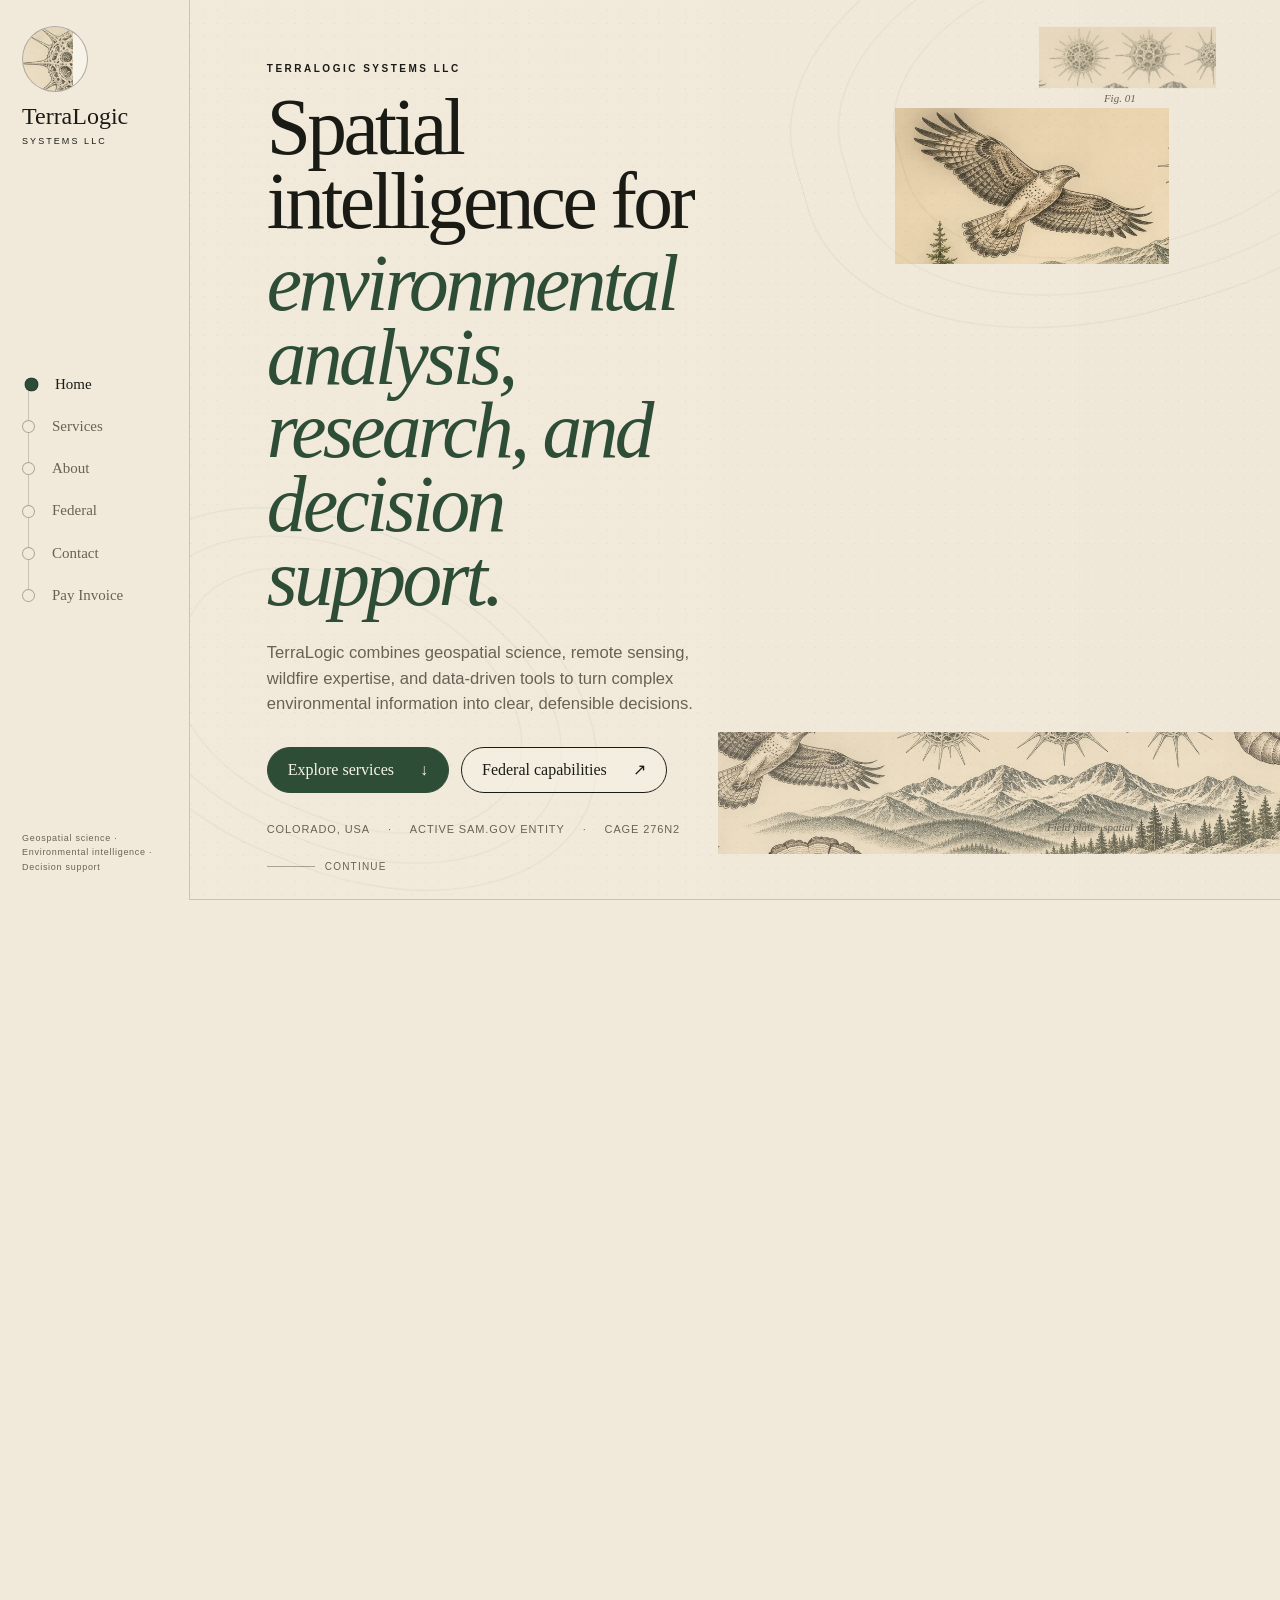
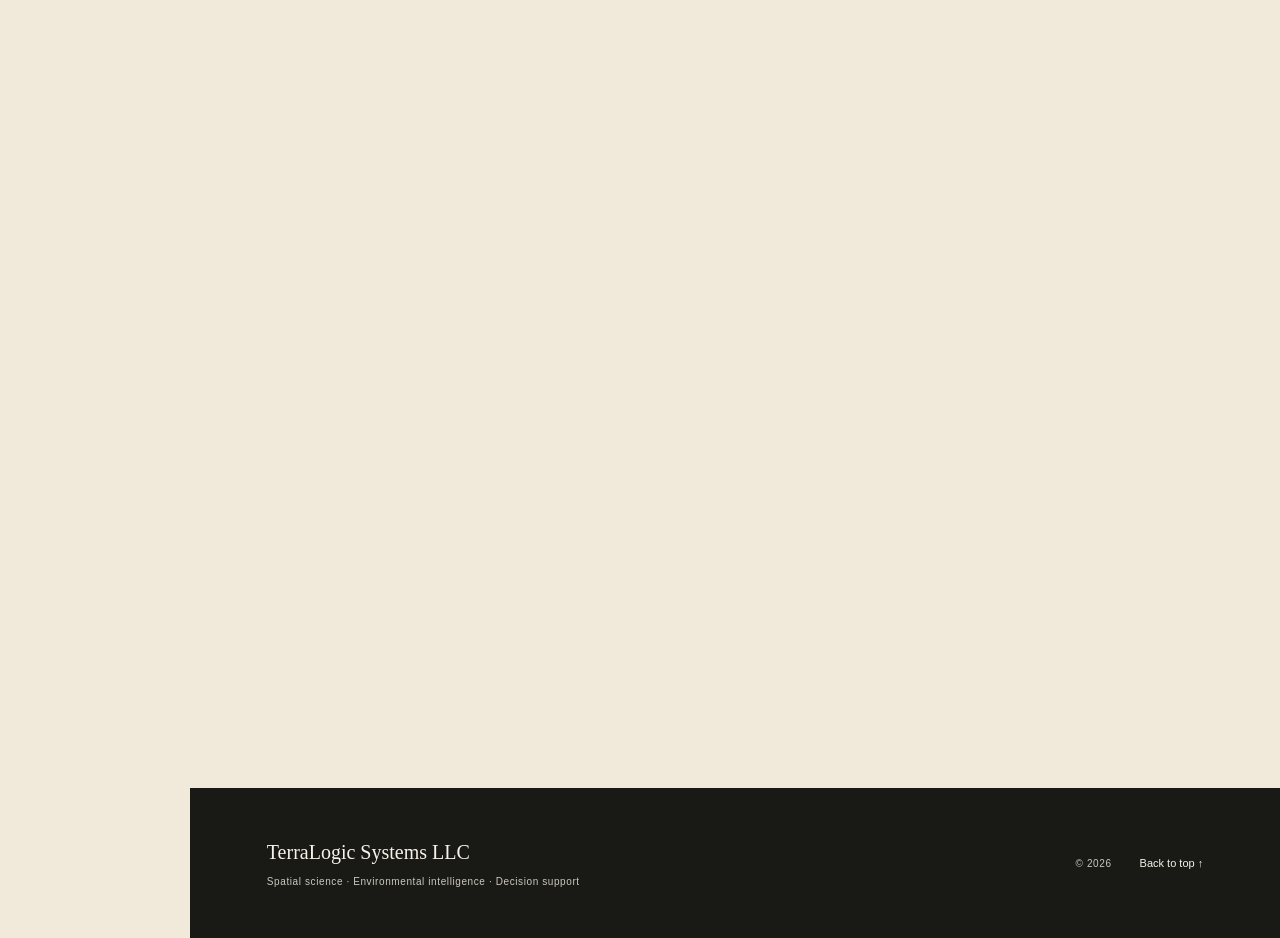
<file: index.html>
<!doctype html>
<html lang="en">
<head>
  <meta charset="utf-8">
  <meta name="viewport" content="width=device-width,initial-scale=1">
  <title>TerraLogic Systems LLC | Spatial Intelligence</title>
  <meta name="description" content="TerraLogic Systems LLC provides geospatial analysis, remote sensing, wildfire and environmental intelligence, scientific programming, and decision-support services.">
  <meta name="theme-color" content="#f1eadb">
  <meta name="referrer" content="strict-origin-when-cross-origin">
  <meta property="og:title" content="TerraLogic Systems LLC">
  <meta property="og:description" content="Spatial intelligence for environmental analysis, research, and decision support.">
  <meta property="og:type" content="website">
  <meta property="og:image" content="assets/social-preview.jpg">
  <meta property="og:url" content="https://terralogicsystems.com/">
  <meta name="twitter:card" content="summary_large_image">
  <meta http-equiv="Content-Security-Policy" content="default-src 'self'; img-src 'self' data:; style-src 'self'; script-src 'self'; font-src 'self'; connect-src 'none'; object-src 'none'; base-uri 'self'; form-action 'self' mailto:; frame-ancestors 'none'; upgrade-insecure-requests">
  <link rel="canonical" href="https://terralogicsystems.com/">
  <link rel="stylesheet" href="styles.css">
</head>
<body>
  <a class="skip-link" href="#main">Skip to content</a>
  <div class="paper-noise" aria-hidden="true"></div>
  <div class="contour contour-a" aria-hidden="true"></div>
  <div class="contour contour-b" aria-hidden="true"></div>

  <aside class="index-rail" aria-label="Page sections">
    <a class="brand" href="#home" aria-label="TerraLogic Systems home">
      <span class="brand-orbit" aria-hidden="true"><img src="assets/radiolaria-study.webp" alt=""></span>
      <span class="brand-name">TerraLogic</span>
      <span class="brand-sub">SYSTEMS LLC</span>
    </a>
    <nav class="field-index" aria-label="Main navigation">
      <a href="#home" class="index-link active"><span>01</span> Home</a>
      <a href="#services" class="index-link"><span>02</span> Services</a>
      <a href="#about" class="index-link"><span>03</span> About</a>
      <a href="#federal" class="index-link"><span>04</span> Federal</a>
      <a href="#contact" class="index-link"><span>05</span> Contact</a>
      <a href="#invoice" class="index-link"><span>06</span> Pay Invoice</a>
    </nav>
    <p class="rail-note">Geospatial science · Environmental intelligence · Decision support</p>
  </aside>

  <main id="main">
    <section id="home" class="hero scene observe">
      <div class="hero-copy">
        <p class="kicker">TerraLogic Systems LLC</p>
        <h1>Spatial intelligence for <em>environmental analysis, research, and decision support.</em></h1>
        <p class="lede">TerraLogic combines geospatial science, remote sensing, wildfire expertise, and data-driven tools to turn complex environmental information into clear, defensible decisions.</p>
        <div class="actions">
          <a class="button primary" href="#services">Explore services <span>↓</span></a>
          <a class="button ghost" href="#federal">Federal capabilities <span>↗</span></a>
        </div>
        <div class="hero-meta"><span>Colorado, USA</span><span>Active SAM.gov entity</span><span>CAGE 276N2</span></div>
      </div>
      <div class="hero-plate" aria-hidden="true">
        <img class="hero-mountain" src="assets/mountain-field.webp" alt="">
        <img class="hero-raptor float-a" src="assets/raptor-study.webp" alt="">
        <img class="hero-radiolaria float-b" src="assets/radiolaria-study.webp" alt="">
        <span class="plate-label label-one">Fig. 01</span>
        <span class="plate-label label-two">Field plate · spatial systems</span>
      </div>
      <a class="scroll-cue" href="#services" aria-label="Scroll to services"><span></span>Continue</a>
    </section>

    <section id="services" class="section observe">
      <div class="section-intro">
        <div><p class="kicker">Services / 02</p><h2>Research-grade analysis with practical outputs.</h2></div>
        <p>TerraLogic builds focused technical work around the data, question, and decision that matter. Projects can range from one-off analysis to repeatable analytical systems.</p>
      </div>
      <div class="service-field">
        <article class="service-card"><span class="service-no">01</span><div class="specimen-wrap"><img src="assets/tree-ring-study.webp" alt="" loading="lazy"></div><h3>Geospatial Analysis</h3><p>Spatial modeling, mapping, geodata processing, accessibility analysis, and environmental decision support.</p><span class="tag">GIS · Python · spatial analytics</span></article>
        <article class="service-card lift"><span class="service-no">02</span><div class="specimen-wrap wide"><img src="assets/mountain-field.webp" alt="" loading="lazy"></div><h3>Remote Sensing</h3><p>Satellite and aerial imagery analysis for wildfire, land cover, vegetation, change detection, and Earth observation.</p><span class="tag">Satellite · airborne · imagery</span></article>
        <article class="service-card"><span class="service-no">03</span><div class="specimen-wrap"><img src="assets/radiolaria-study.webp" alt="" loading="lazy"></div><h3>Wildfire &amp; Environmental Intelligence</h3><p>Analytical systems for wildfire behavior, risk, fuels, response, and changing environmental conditions.</p><span class="tag">Fire · weather · environment</span></article>
        <article class="service-card lift"><span class="service-no">04</span><div class="specimen-wrap"><img src="assets/shell-study.webp" alt="" loading="lazy"></div><h3>Decision Support</h3><p>Transparent analytical tools, prototypes, dashboards, and AI-assisted workflows that make technical evidence usable.</p><span class="tag">AI · uncertainty · decisions</span></article>
        <article class="service-card"><span class="service-no">05</span><div class="specimen-wrap"><img src="assets/botanical-study.webp" alt="" loading="lazy"></div><h3>Scientific Programming</h3><p>Custom Python workflows for data processing, automation, reproducible analysis, modeling, and large geospatial datasets.</p><span class="tag">Python · automation · modeling</span></article>
        <article class="service-card lift"><span class="service-no">06</span><div class="specimen-wrap"><img src="assets/fern-study.webp" alt="" loading="lazy"></div><h3>Technical Research</h3><p>Methods development, technical documentation, research synthesis, prototype development, and federal R&amp;D support.</p><span class="tag">R&amp;D · methods · proposals</span></article>
      </div>
    </section>

    <section id="about" class="section about-section observe">
      <div class="about-art" aria-hidden="true"><img src="assets/fern-study.webp" alt="" loading="lazy"><span class="plate-label">Plate II · structure &amp; variation</span></div>
      <div class="about-copy">
        <p class="kicker">About / 03</p>
        <h2>Built around scientific rigor and useful outcomes.</h2>
        <p>TerraLogic Systems LLC is a small research and analytics business focused on turning complex environmental and spatial data into understandable, defensible, and actionable information.</p>
        <p>The work emphasizes reproducible methods, transparent assumptions, and tools that bridge research and real-world decisions.</p>
        <div class="principles">
          <div><span>01</span><strong>Evidence first</strong><p>Methods and recommendations should be traceable to data.</p></div>
          <div><span>02</span><strong>Make it usable</strong><p>Technical sophistication matters only when the result can be applied.</p></div>
          <div><span>03</span><strong>Build for change</strong><p>Environmental systems evolve, so analytical systems should refresh with them.</p></div>
        </div>
      </div>
    </section>

    <section id="federal" class="section federal-section observe">
      <div class="section-intro compact">
        <div><p class="kicker">Federal Contracting / 04</p><h2>Ready to work with government and research partners.</h2></div>
        <p>TerraLogic maintains an active federal entity registration and can support research, analytics, technical services, prototyping, and subcontracting.</p>
      </div>
      <div class="federal-grid">
        <div class="credential-card"><p class="card-label">Entity information</p><dl><div><dt>Legal name</dt><dd>TerraLogic Systems LLC</dd></div><div><dt>UEI</dt><dd>UE6PYKX3HDF8</dd></div><div><dt>CAGE</dt><dd>276N2</dd></div><div><dt>SAM.gov</dt><dd><span class="status-dot"></span> Active</dd></div></dl></div>
        <div class="capability-list"><p class="card-label">Core capability areas</p><ul><li>Geospatial analysis and mapping</li><li>Remote sensing and Earth observation</li><li>Wildfire and natural-hazard intelligence</li><li>Scientific software and data workflows</li><li>AI-assisted analytical systems</li><li>Research and prototype development</li></ul></div>
        <div class="naics-card"><p class="card-label">Relevant NAICS</p><p><strong>541690</strong><span>Other Scientific and Technical Consulting Services</span></p><p><strong>541370</strong><span>Surveying and Mapping Services</span></p><p><strong>541512</strong><span>Computer Systems Design Services</span></p><p class="micro">Final contracting classification depends on the specific scope of work.</p></div>
      </div>
    </section>

    <section id="contact" class="section contact-section observe">
      <div class="contact-art" aria-hidden="true"><img src="assets/botanical-study.webp" alt="" loading="lazy"></div>
      <div class="contact-content">
        <p class="kicker">Contact / 05</p><h2>Start a conversation.</h2>
        <p>For consulting, technical services, research collaboration, or federal subcontracting inquiries, get in touch.</p>
        <a class="contact-email" href="mailto:magstadt.shayne@hotmail.com"><span>Email</span><strong>magstadt.shayne@hotmail.com</strong><b>↗</b></a>
        <div class="contact-facts"><span>Northern Colorado</span><span>Remote collaboration available</span><span>U.S. federal contracting ready</span></div>
      </div>
    </section>

    <section id="invoice" class="invoice-section observe">
      <div><p class="kicker">Pay Invoice / 06</p><h2>Simple, secure payment.</h2><p>Invoice payments will be processed through a secure third-party payment provider. TerraLogic does not collect or store card details on this website.</p></div>
      <a id="invoiceLink" class="button invoice-button disabled" href="#" aria-disabled="true">Pay invoice securely <span>↗</span></a>
      <p id="invoiceNote" class="invoice-note">Online payment link not yet enabled.</p>
    </section>

    <footer><div><strong>TerraLogic Systems LLC</strong><span>Spatial science · Environmental intelligence · Decision support</span></div><div class="footer-right"><span>© <span id="year"></span></span><a href="#home">Back to top ↑</a></div></footer>
  </main>
  <script src="script.js" defer></script>
</body>
</html>
</file>
<file: styles.css>
:root{--paper:#f1eadb;--paper-light:#f8f3e8;--paper-deep:#e5d8bd;--ink:#1b1b16;--muted:#686255;--green:#2e4d37;--green-soft:#72866f;--rust:#a35d38;--line:rgba(27,27,22,.18);--line-strong:rgba(27,27,22,.34);--shadow:0 18px 60px rgba(38,31,20,.08);--rail:190px;--serif:Georgia,"Times New Roman",serif;--sans:Arial,Helvetica,sans-serif}
*{box-sizing:border-box}html{scroll-behavior:smooth}body{margin:0;color:var(--ink);background:var(--paper);font-family:var(--sans);line-height:1.55;overflow-x:hidden}::selection{background:#c9d3bf;color:var(--ink)}a{color:inherit}img{max-width:100%;display:block}.skip-link{position:fixed;z-index:999;left:16px;top:-60px;padding:10px 14px;background:var(--ink);color:white;text-decoration:none}.skip-link:focus{top:16px}.paper-noise{position:fixed;inset:0;z-index:-3;pointer-events:none;opacity:.12;background:radial-gradient(circle at 20% 10%,rgba(255,255,255,.7) 0 1px,transparent 1.5px) 0 0/10px 10px,radial-gradient(circle at 70% 80%,rgba(67,50,30,.35) 0 .6px,transparent 1px) 0 0/13px 13px,linear-gradient(90deg,rgba(255,255,255,.15),transparent 30%,rgba(90,64,31,.08))}.contour{position:fixed;border:1px solid rgba(57,75,54,.08);border-radius:45% 55% 51% 49%;z-index:-2;pointer-events:none}.contour:before,.contour:after{content:"";position:absolute;inset:7%;border:1px solid rgba(57,75,54,.07);border-radius:inherit}.contour:after{inset:15%}.contour-a{width:680px;height:420px;top:-110px;right:-190px;transform:rotate(-16deg)}.contour-b{width:520px;height:340px;bottom:3%;left:7%;transform:rotate(22deg)}
.index-rail{position:fixed;inset:0 auto 0 0;width:var(--rail);padding:26px 22px;border-right:1px solid var(--line);background:rgba(241,234,219,.89);backdrop-filter:blur(12px);z-index:20;display:flex;flex-direction:column}.brand{text-decoration:none;width:fit-content}.brand-orbit{width:66px;height:66px;border-radius:50%;overflow:hidden;display:block;margin-bottom:12px;border:1px solid var(--line-strong);background:var(--paper-light)}.brand-orbit img{width:190%;height:190%;object-fit:cover;transform:translate(-22%,-17%);filter:grayscale(.45) sepia(.18) contrast(.9);mix-blend-mode:multiply}.brand-name{display:block;font-family:var(--serif);font-size:24px;line-height:1}.brand-sub{display:block;margin-top:7px;font-size:9px;letter-spacing:.23em}.field-index{position:relative;margin-top:auto;margin-bottom:auto;display:grid;gap:3px}.field-index:before{content:"";position:absolute;left:6px;top:17px;bottom:17px;width:1px;background:var(--line)}.index-link{position:relative;z-index:1;display:grid;grid-template-columns:30px 1fr;align-items:center;padding:8px 0;text-decoration:none;font-family:var(--serif);font-size:15px;color:var(--muted);transition:color .25s ease,transform .25s ease}.index-link span{display:grid;place-items:center;width:13px;height:13px;border:1px solid var(--line-strong);border-radius:50%;background:var(--paper);overflow:hidden;color:transparent;font-size:0;transition:background .25s ease,transform .25s ease}.index-link.active,.index-link:hover{color:var(--ink);transform:translateX(3px)}.index-link.active span{background:var(--green);transform:scale(1.08)}.rail-note{margin:0;font-size:9px;line-height:1.6;letter-spacing:.08em;color:var(--muted)}
main{margin-left:var(--rail)}.scene,.section,.invoice-section,footer{padding-left:clamp(32px,6vw,92px);padding-right:clamp(32px,6vw,92px)}.hero{min-height:100vh;display:grid;grid-template-columns:minmax(0,1.05fr) minmax(420px,.95fr);align-items:center;gap:48px;position:relative;overflow:clip;border-bottom:1px solid var(--line)}.hero-copy{max-width:820px;position:relative;z-index:2}.kicker{margin:0 0 15px;text-transform:uppercase;letter-spacing:.25em;font-size:10px;font-weight:700}h1,h2,h3{font-family:var(--serif);font-weight:400;margin-top:0}h1{margin-bottom:24px;font-size:clamp(48px,6.2vw,95px);line-height:.93;letter-spacing:-.045em}h1 em{display:block;margin-top:8px;color:var(--green);font-weight:400}.lede{max-width:700px;color:var(--muted);font-size:clamp(16px,1.3vw,20px)}.actions{display:flex;flex-wrap:wrap;gap:12px;margin:30px 0 28px}.button{min-height:46px;display:inline-flex;align-items:center;justify-content:space-between;gap:26px;padding:0 20px;border:1px solid var(--ink);border-radius:99px;text-decoration:none;font-family:var(--serif);font-size:16px;transition:transform .2s ease,background .2s ease,color .2s ease}.button:hover{transform:translateY(-2px)}.button.primary{background:var(--green);border-color:var(--green);color:var(--paper-light)}.button.ghost{background:rgba(248,243,232,.45)}.hero-meta{display:flex;flex-wrap:wrap;gap:8px 18px;color:var(--muted);font-size:11px;text-transform:uppercase;letter-spacing:.08em}.hero-meta span:not(:last-child):after{content:"·";margin-left:18px}.hero-plate{min-height:650px;position:relative;align-self:stretch}.hero-mountain{position:absolute;width:145%;max-width:none;bottom:5%;right:-30%;filter:saturate(.7) sepia(.1);mix-blend-mode:multiply;opacity:.83}.hero-raptor{position:absolute;width:min(420px,65%);right:8%;top:12%;mix-blend-mode:multiply;filter:sepia(.1)}.hero-radiolaria{position:absolute;width:min(260px,42%);right:-3%;top:3%;mix-blend-mode:multiply;opacity:.7}.float-a{animation:floatA 9s ease-in-out infinite}.float-b{animation:floatB 13s ease-in-out infinite}@keyframes floatA{0%,100%{transform:translate3d(0,0,0) rotate(-1deg)}50%{transform:translate3d(-8px,-10px,0) rotate(1deg)}}@keyframes floatB{0%,100%{transform:rotate(6deg) scale(1)}50%{transform:rotate(10deg) scale(1.025)}}.plate-label{font-family:var(--serif);font-style:italic;color:var(--muted);font-size:11px}.label-one{position:absolute;right:16%;top:10%}.label-two{position:absolute;right:8%;bottom:7%}.scroll-cue{position:absolute;left:clamp(32px,6vw,92px);bottom:25px;display:flex;align-items:center;gap:10px;color:var(--muted);text-decoration:none;font-size:10px;text-transform:uppercase;letter-spacing:.12em}.scroll-cue span{width:48px;height:1px;background:var(--line-strong);position:relative;overflow:hidden}.scroll-cue span:after{content:"";position:absolute;inset:0;background:var(--green);transform:translateX(-100%);animation:sweep 2.8s ease-in-out infinite}@keyframes sweep{50%,100%{transform:translateX(100%)}}
.section{padding-top:clamp(90px,10vw,150px);padding-bottom:clamp(90px,10vw,150px);border-bottom:1px solid var(--line)}.section-intro{display:grid;grid-template-columns:1.4fr .65fr;gap:70px;align-items:end;margin-bottom:70px}.section-intro h2,.about-copy h2,.contact-content h2,.invoice-section h2{font-size:clamp(42px,5vw,72px);line-height:.98;letter-spacing:-.035em;margin-bottom:0}.section-intro>p{color:var(--muted);max-width:530px;margin:0}.service-field{display:grid;grid-template-columns:repeat(3,minmax(0,1fr));gap:18px;align-items:start}.service-card{min-height:470px;padding:20px;border-top:1px solid var(--line-strong);background:rgba(248,243,232,.32);position:relative;transition:transform .35s ease,background .35s ease}.service-card:hover{transform:translateY(-6px);background:rgba(248,243,232,.7)}.service-card.lift{margin-top:62px}.service-no{font-family:var(--serif);font-size:11px;color:var(--muted)}.specimen-wrap{height:175px;margin:22px 0 20px;overflow:hidden;display:grid;place-items:center}.specimen-wrap img{width:100%;height:100%;object-fit:cover;mix-blend-mode:multiply;filter:grayscale(.18) sepia(.1)}.service-card h3{font-size:28px;margin-bottom:10px}.service-card p{color:var(--muted);font-size:14px}.tag{display:inline-block;margin-top:8px;padding-top:10px;border-top:1px solid var(--line);color:var(--green);font-size:10px;letter-spacing:.08em;text-transform:uppercase}.about-section{display:grid;grid-template-columns:minmax(320px,.75fr) minmax(0,1.25fr);gap:clamp(45px,8vw,120px);align-items:center}.about-art{min-height:680px;position:relative;border-right:1px solid var(--line);overflow:hidden}.about-art img{width:115%;height:100%;object-fit:cover;object-position:center;mix-blend-mode:multiply;filter:sepia(.08) saturate(.8);opacity:.84}.about-art .plate-label{position:absolute;bottom:18px;left:18px}.about-copy>p:not(.kicker){max-width:700px;color:var(--muted);font-size:17px}.principles{margin-top:50px;border-top:1px solid var(--line)}.principles>div{display:grid;grid-template-columns:48px 170px 1fr;gap:18px;padding:18px 0;border-bottom:1px solid var(--line);align-items:baseline}.principles span{font-family:var(--serif);color:var(--green);font-size:12px}.principles strong{font-family:var(--serif);font-size:18px}.principles p{margin:0;color:var(--muted);font-size:13px}.section-intro.compact{margin-bottom:55px}.federal-section{background:rgba(225,214,191,.25)}.federal-grid{display:grid;grid-template-columns:1.05fr 1fr 1fr;gap:18px}.credential-card,.capability-list,.naics-card{border:1px solid var(--line);padding:26px;background:rgba(248,243,232,.58);box-shadow:var(--shadow)}.card-label{margin:0 0 22px;font-family:var(--serif);font-style:italic;font-size:19px}dl{margin:0}dl div{display:grid;grid-template-columns:105px 1fr;gap:15px;padding:11px 0;border-top:1px solid var(--line)}dt{color:var(--muted);font-size:12px}dd{margin:0;font-family:var(--serif);font-size:16px}.status-dot{width:8px;height:8px;display:inline-block;margin-right:7px;border-radius:50%;background:#55784f}.capability-list ul{margin:0;padding:0;list-style:none}.capability-list li{padding:9px 0 9px 18px;border-top:1px solid var(--line);position:relative;font-size:14px}.capability-list li:before{content:"◈";position:absolute;left:0;color:var(--green);font-size:9px;top:12px}.naics-card>p:not(.card-label):not(.micro){display:grid;grid-template-columns:65px 1fr;gap:12px;border-top:1px solid var(--line);padding-top:12px}.naics-card strong{font-family:var(--serif);font-size:17px}.naics-card span{font-size:13px;color:var(--muted)}.micro{font-size:10px;color:var(--muted);margin-top:22px}.contact-section{min-height:86vh;display:grid;grid-template-columns:.75fr 1.25fr;gap:clamp(45px,8vw,120px);align-items:center}.contact-art{min-height:560px;display:grid;place-items:center}.contact-art img{width:100%;max-height:650px;object-fit:contain;mix-blend-mode:multiply;filter:sepia(.08) saturate(.8)}.contact-content{max-width:760px}.contact-content>p:not(.kicker){color:var(--muted);font-size:17px;max-width:620px}.contact-email{margin-top:50px;padding:21px 0;border-top:1px solid var(--line-strong);border-bottom:1px solid var(--line-strong);display:grid;grid-template-columns:90px 1fr 35px;gap:20px;text-decoration:none;align-items:center}.contact-email span{text-transform:uppercase;letter-spacing:.12em;font-size:9px}.contact-email strong{font-family:var(--serif);font-size:clamp(20px,2vw,29px);font-weight:400;overflow-wrap:anywhere}.contact-email b{font-size:23px;transition:transform .2s ease}.contact-email:hover b{transform:translate(4px,-4px)}.contact-facts{margin-top:23px;display:flex;flex-wrap:wrap;gap:10px 22px;color:var(--muted);font-size:11px;text-transform:uppercase;letter-spacing:.07em}.invoice-section{padding-top:70px;padding-bottom:70px;display:grid;grid-template-columns:1.2fr auto;gap:50px;align-items:center;border-bottom:1px solid var(--line);background:var(--green);color:var(--paper-light)}.invoice-section h2{font-size:clamp(38px,4vw,62px)}.invoice-section p:not(.kicker){max-width:700px;color:rgba(248,243,232,.75)}.invoice-button{border-color:rgba(248,243,232,.8);min-width:230px;color:var(--paper-light)}.invoice-button.disabled{opacity:.55;cursor:not-allowed}.invoice-note{grid-column:2;margin:-35px 0 0;font-size:10px!important;text-align:center}footer{min-height:150px;display:flex;justify-content:space-between;align-items:center;gap:35px;background:#191a16;color:rgba(248,243,232,.8)}footer>div:first-child{display:grid;gap:6px}footer strong{font-family:var(--serif);font-size:20px;font-weight:400;color:var(--paper-light)}footer span{font-size:10px;letter-spacing:.06em}.footer-right{display:flex;gap:28px;align-items:center}.footer-right a{font-size:11px;text-decoration:none;color:var(--paper-light)}.observe{opacity:0;transform:translateY(18px);transition:opacity .75s ease,transform .75s ease}.observe.visible{opacity:1;transform:translateY(0)}.hero.observe{opacity:1;transform:none}
@media(prefers-reduced-motion:reduce){*,*:before,*:after{animation-duration:.001ms!important;animation-iteration-count:1!important;scroll-behavior:auto!important;transition-duration:.001ms!important}}@media(max-width:1120px){:root{--rail:150px}.index-rail{padding-left:18px;padding-right:16px}.hero{grid-template-columns:1fr .8fr}.hero-plate{min-height:560px}.service-field{grid-template-columns:repeat(2,minmax(0,1fr))}.service-card.lift{margin-top:0}.federal-grid{grid-template-columns:1fr 1fr}.naics-card{grid-column:1/-1}}@media(max-width:800px){:root{--rail:0px}.index-rail{inset:0 0 auto 0;width:auto;height:66px;padding:9px 16px;flex-direction:row;align-items:center;gap:15px;border-right:0;border-bottom:1px solid var(--line)}.brand{display:flex;align-items:center;gap:9px}.brand-orbit{width:38px;height:38px;margin:0}.brand-name{font-size:17px}.brand-sub,.rail-note{display:none}.field-index{margin:0 0 0 auto;display:flex;gap:2px}.field-index:before{display:none}.index-link{display:grid;grid-template-columns:1fr;width:24px;padding:5px;color:transparent;font-size:0}.index-link span{width:8px;height:8px;background:transparent}main{margin-left:0;padding-top:66px}.scene,.section,.invoice-section,footer{padding-left:22px;padding-right:22px}.hero{min-height:calc(100vh - 66px);grid-template-columns:1fr;padding-top:70px;padding-bottom:100px}.hero-plate{min-height:380px;margin:-60px -22px 0;z-index:-1;opacity:.75}.hero-raptor{top:5%;right:7%}.hero-radiolaria{top:-2%;right:1%}.scroll-cue{left:22px}.section-intro,.about-section,.contact-section{grid-template-columns:1fr}.section-intro{gap:25px}.service-field,.federal-grid{grid-template-columns:1fr}.service-card{min-height:unset}.about-art{min-height:420px;border-right:0;border-bottom:1px solid var(--line)}.principles>div{grid-template-columns:35px 1fr}.principles p{grid-column:2}.naics-card{grid-column:auto}.contact-art{min-height:360px}.invoice-section{grid-template-columns:1fr}.invoice-note{grid-column:1;margin:-30px 0 0;text-align:left}footer{flex-direction:column;align-items:flex-start;justify-content:center}}@media(max-width:520px){h1{font-size:48px}.hero-meta span:not(:last-child):after{display:none}.hero-meta{display:grid;gap:6px}.actions{align-items:stretch;flex-direction:column}.button{width:100%}.contact-email{grid-template-columns:1fr 25px}.contact-email span{grid-column:1/-1}}
</file>
